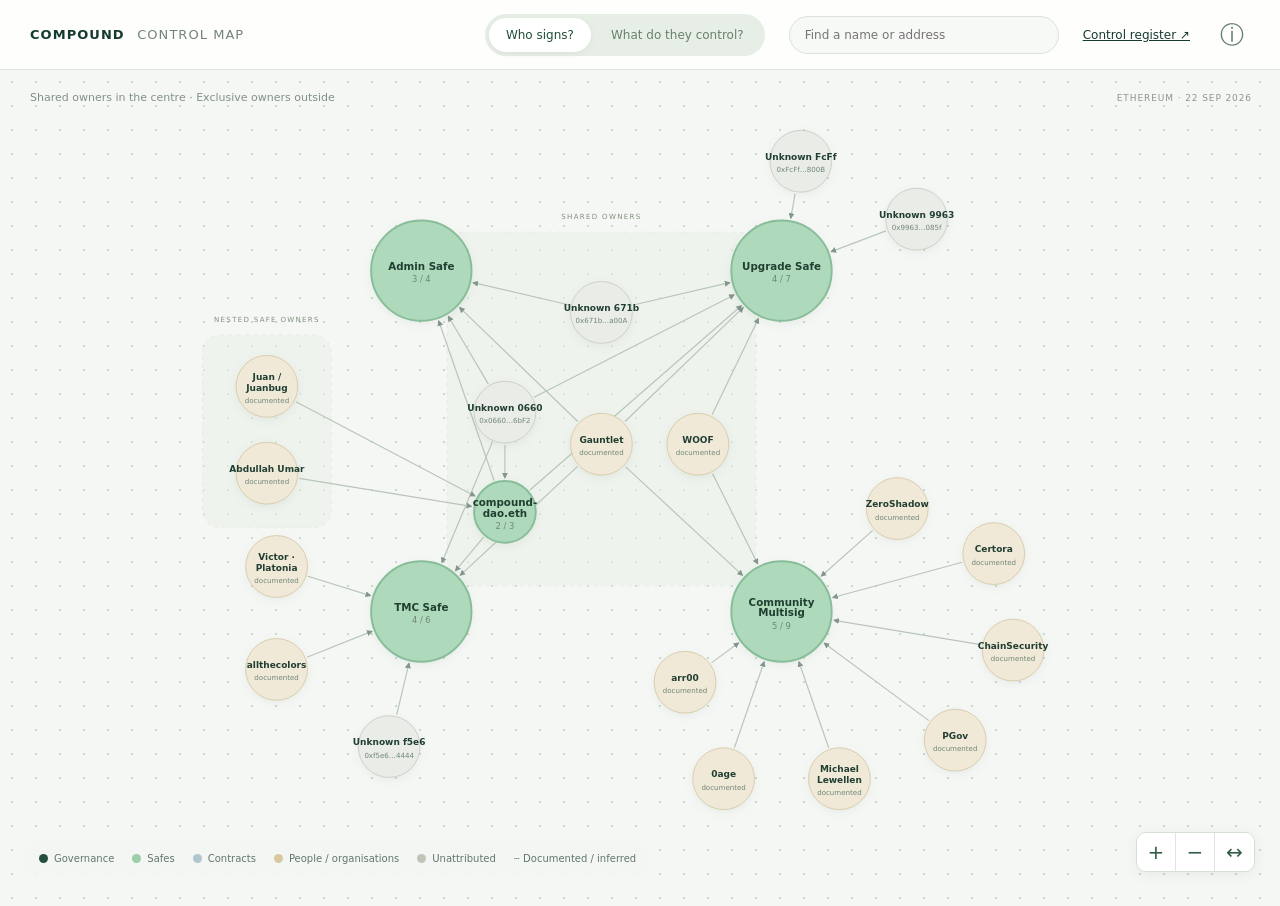
<file: index.html>
<!doctype html><html lang="en"><head><meta charset="utf-8"><meta name="viewport" content="width=device-width,initial-scale=1"><title>Compound — Control Map</title><link rel="stylesheet" href="style.css?v=4"><script src="data.js?v=4" defer></script><script src="app.js?v=4" defer></script></head><body><header><a class="brand" href="./">COMPOUND <span>CONTROL MAP</span></a><nav class="views" aria-label="Map view"><button id="signers" aria-pressed="true">Who signs?</button><button id="control" aria-pressed="false">What do they control?</button></nav><div class="search"><input id="search" type="search" placeholder="Find a name or address" aria-label="Find a name or address"><div id="results" hidden></div></div><a href="controls.html" style="color:inherit;font-size:12px;white-space:nowrap">Control register ↗</a><button id="about" aria-label="About this map">ⓘ</button></header><main><svg id="map" aria-label="Interactive bubble map of Compound control connections"><defs><marker id="arrow" viewBox="0 0 10 10" refX="8" refY="5" markerWidth="5" markerHeight="5" orient="auto"><path d="M0 0L10 5L0 10" fill="#84978e"/></marker></defs><g id="scene"><g id="zones"></g><g id="edges"></g><g id="bubbles"></g><g id="edge-labels"></g></g></svg><aside id="detail" hidden aria-live="polite"></aside><div class="legend"><span><i class="governance"></i>Governance</span><span><i class="safe"></i>Safes</span><span><i class="contract"></i>Contracts</span><span><i class="person"></i>People / organisations</span><span><i class="unknown"></i>Unattributed</span><span>┄ Documented / inferred</span></div><div class="zoom"><button id="plus" aria-label="Zoom in">+</button><button id="minus" aria-label="Zoom out">−</button><button id="fit" aria-label="Fit all bubbles">↔</button></div><div class="hint"><span id="view-hint">Shared owners in the centre · Exclusive owners outside</span></div><div class="stamp">ETHEREUM · 22 SEP 2026</div></main></body></html>
</file>
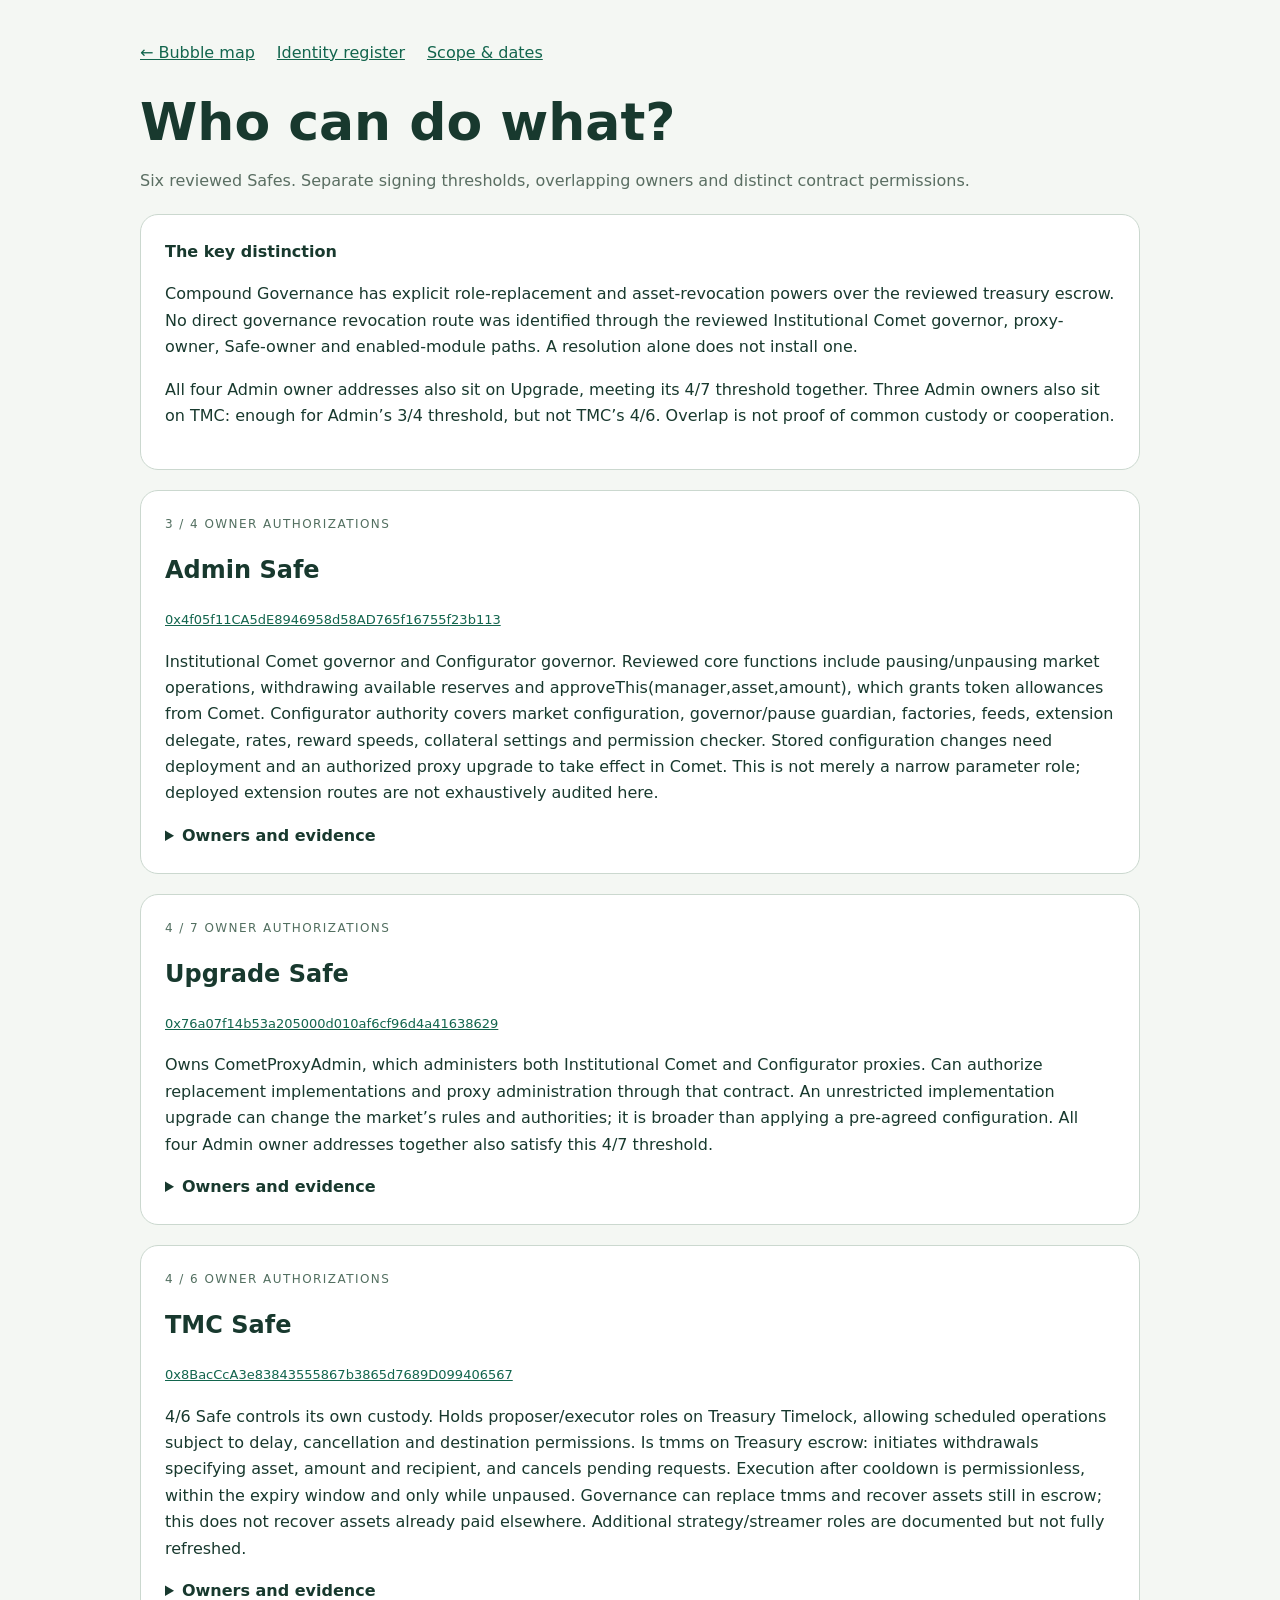
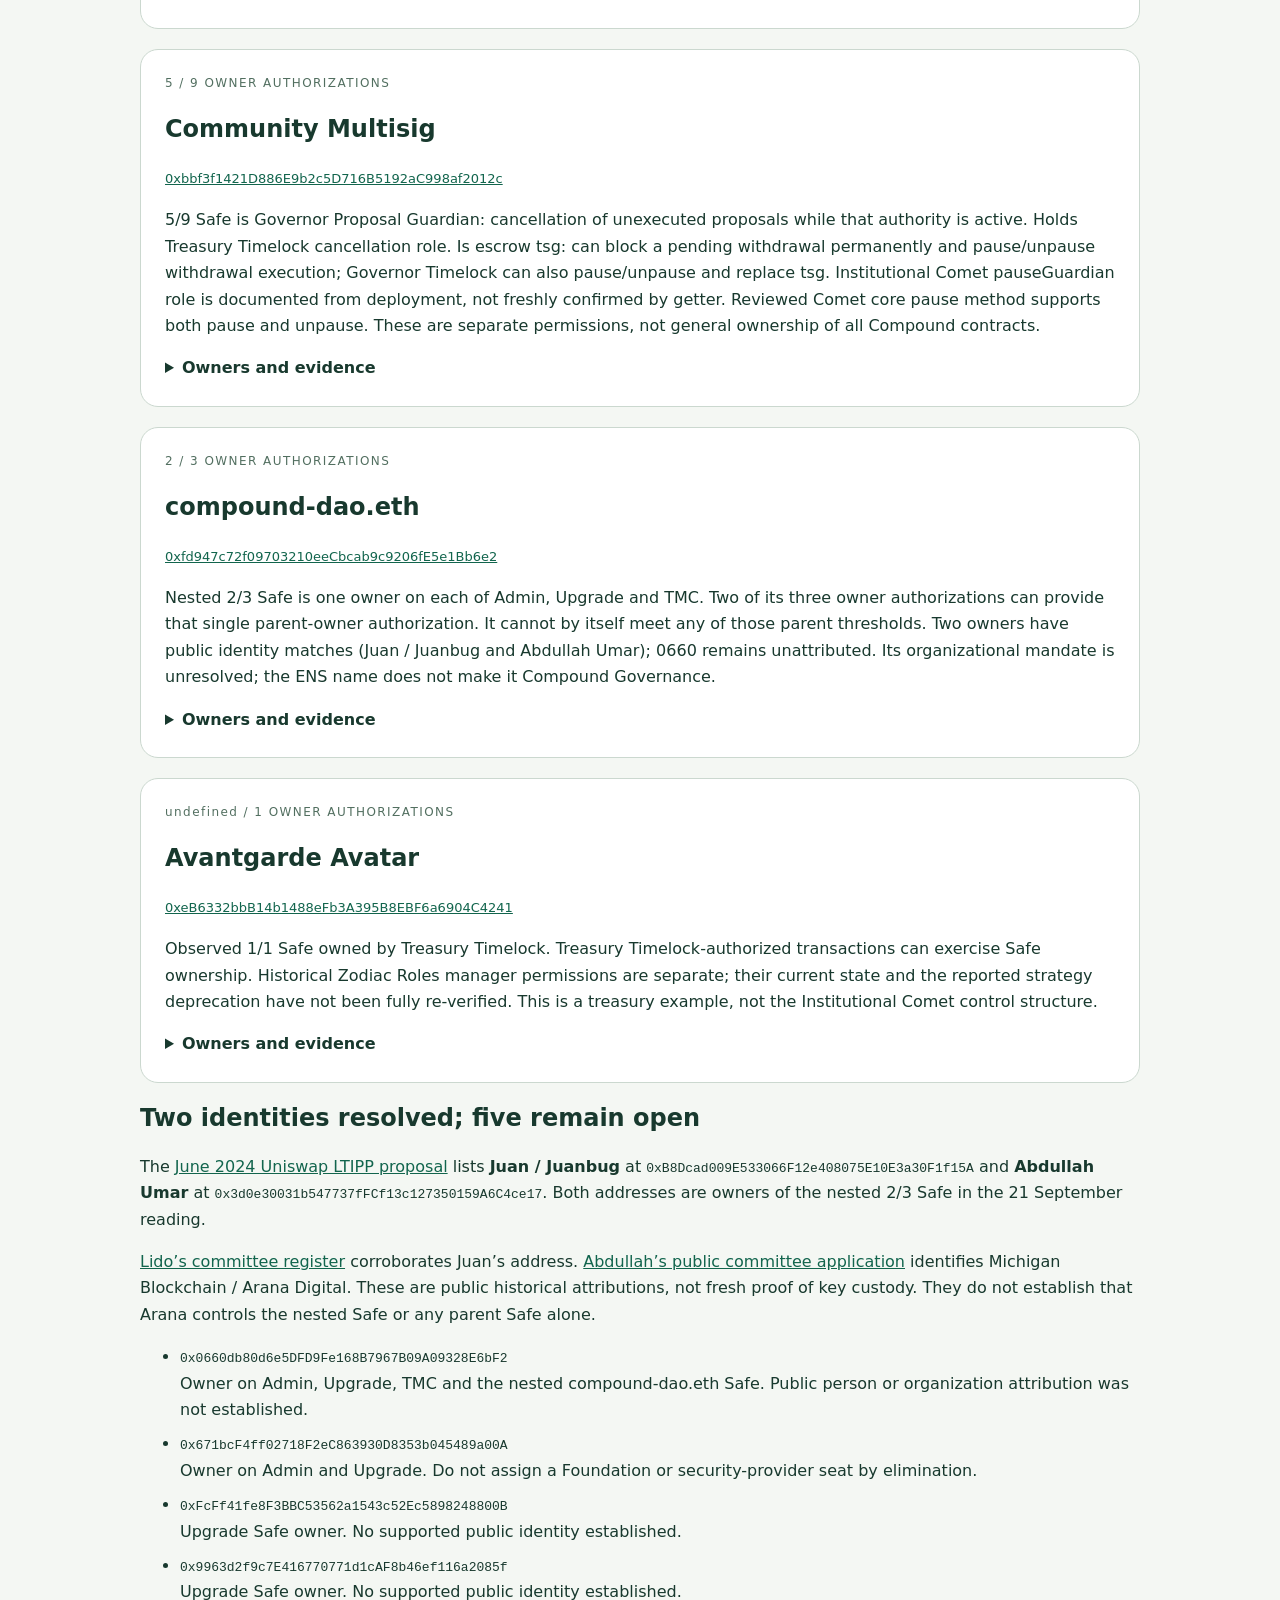
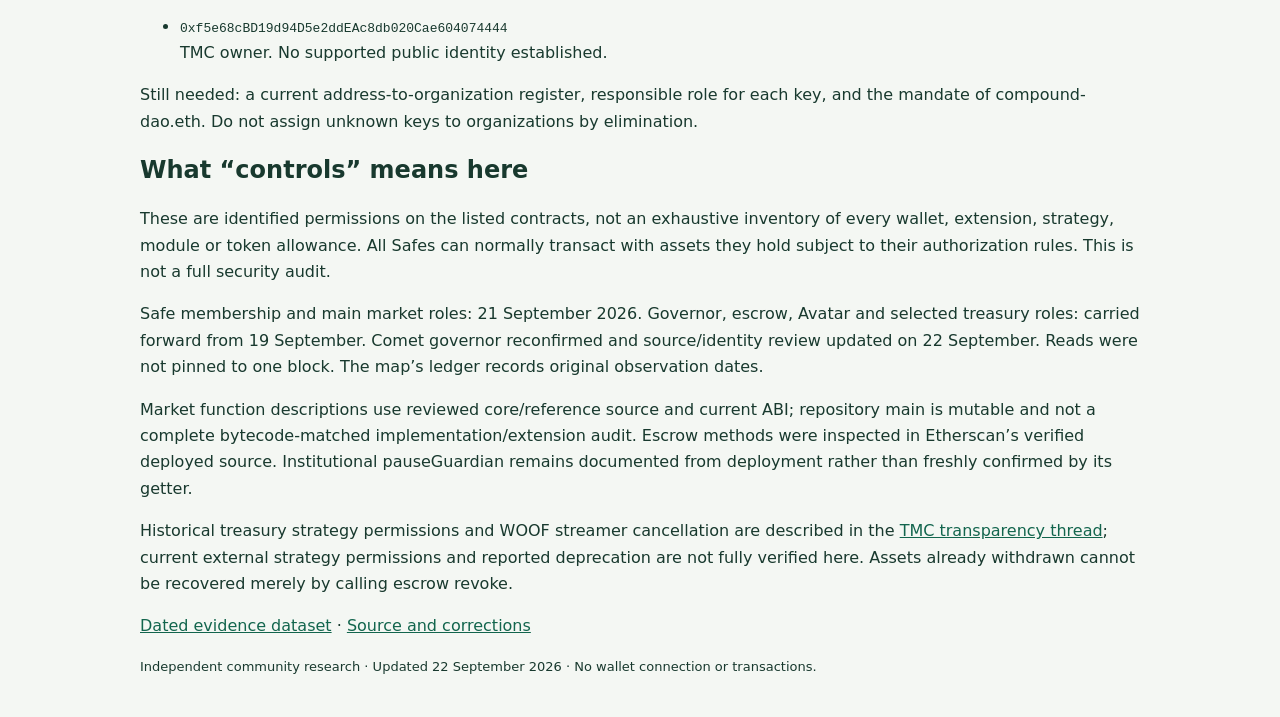
<file: controls.html>
<!doctype html><html lang="en"><meta charset="utf-8"><meta name="viewport" content="width=device-width,initial-scale=1"><title>Compound — Control register</title><style>body{margin:0;background:#f4f7f3;color:#18392e;font:16px/1.65 system-ui}main{max-width:1000px;margin:auto;padding:40px 24px}a{color:#12654d}h1{font-size:clamp(32px,5vw,52px);line-height:1.1;margin:28px 0 12px}h2{line-height:1.3}article,.note{background:white;border:1px solid #cbd8cf;border-radius:18px;padding:24px;margin:20px 0}.kicker{font-size:12px;letter-spacing:.12em;color:#526f60}.address,code{font-size:13px;overflow-wrap:anywhere}summary{cursor:pointer;font-weight:650}li{margin:8px 0}.muted{color:#5a6e62}nav{display:flex;gap:22px;flex-wrap:wrap}footer{font-size:13px}</style><main><nav><a href="./?v=4">← Bubble map</a><a href="#identities">Identity register</a><a href="#limits">Scope & dates</a></nav><h1>Who can do what?</h1><p class="muted">Six reviewed Safes. Separate signing thresholds, overlapping owners and distinct contract permissions.</p><div class="note"><strong>The key distinction</strong><p>Compound Governance has explicit role-replacement and asset-revocation powers over the reviewed treasury escrow. No direct governance revocation route was identified through the reviewed Institutional Comet governor, proxy-owner, Safe-owner and enabled-module paths. A resolution alone does not install one.</p><p>All four Admin owner addresses also sit on Upgrade, meeting its 4/7 threshold together. Three Admin owners also sit on TMC: enough for Admin’s 3/4 threshold, but not TMC’s 4/6. Overlap is not proof of common custody or cooperation.</p></div><article id="admin"><div class="kicker">3 / 4 OWNER AUTHORIZATIONS</div><h2>Admin Safe</h2><a class="address" href="https://etherscan.io/address/0x4f05f11CA5dE8946958d58AD765f16755f23b113">0x4f05f11CA5dE8946958d58AD765f16755f23b113</a><p>Institutional Comet governor and Configurator governor. Reviewed core functions include pausing/unpausing market operations, withdrawing available reserves and approveThis(manager,asset,amount), which grants token allowances from Comet. Configurator authority covers market configuration, governor/pause guardian, factories, feeds, extension delegate, rates, reward speeds, collateral settings and permission checker. Stored configuration changes need deployment and an authorized proxy upgrade to take effect in Comet. This is not merely a narrow parameter role; deployed extension routes are not exhaustively audited here.</p><details><summary>Owners and evidence</summary><ul><li>compound-dao.eth — <code>0xfd947c72f09703210eeCbcab9c9206fE5e1Bb6e2</code></li><li>Gauntlet — <code>0xFC63ef192E26E428f349057544a8786453C94f84</code></li><li>Unattributed · 0660 — <code>0x0660db80d6e5DFD9Fe168B7967B09A09328E6bF2</code></li><li>Unattributed · 671b — <code>0x671bcF4ff02718F2eC863930D8353b045489a00A</code></li></ul><p><a href="https://etherscan.io/address/0x4f05f11CA5dE8946958d58AD765f16755f23b113#readProxyContract">Admin Safe · contract state</a></p><p><a href="https://etherscan.io/address/0x207158a267CBD2598BB3d611D8CBdEE2709F2F8C#readProxyContract">Institutional Comet · contract state</a></p><p><a href="https://etherscan.io/address/0xd61c0169e931381fb3cC4B40316805333808c1Fa#readProxyContract">Configurator · contract state</a></p><p><a href="https://github.com/Compound-Foundation/comet/blob/main/contracts/CometWithExtendedAssetList.sol">Comet core · reference source</a></p><p><a href="https://github.com/Compound-Foundation/comet/blob/main/contracts/Configurator.sol">Configurator · reference source</a></p></details></article><article id="upgrade"><div class="kicker">4 / 7 OWNER AUTHORIZATIONS</div><h2>Upgrade Safe</h2><a class="address" href="https://etherscan.io/address/0x76a07f14b53a205000d010af6cf96d4a41638629">0x76a07f14b53a205000d010af6cf96d4a41638629</a><p>Owns CometProxyAdmin, which administers both Institutional Comet and Configurator proxies. Can authorize replacement implementations and proxy administration through that contract. An unrestricted implementation upgrade can change the market’s rules and authorities; it is broader than applying a pre-agreed configuration. All four Admin owner addresses together also satisfy this 4/7 threshold.</p><details><summary>Owners and evidence</summary><ul><li>WOOF — <code>0xd2A79F263eC55DBC7B724eCc20FC7448D4795a0C</code></li><li>Unattributed · 671b — <code>0x671bcF4ff02718F2eC863930D8353b045489a00A</code></li><li>Unattributed · FcFf — <code>0xFcFf41fe8F3BBC53562a1543c52Ec5898248800B</code></li><li>Gauntlet — <code>0xFC63ef192E26E428f349057544a8786453C94f84</code></li><li>compound-dao.eth — <code>0xfd947c72f09703210eeCbcab9c9206fE5e1Bb6e2</code></li><li>Unattributed · 0660 — <code>0x0660db80d6e5DFD9Fe168B7967B09A09328E6bF2</code></li><li>Unattributed · 9963 — <code>0x9963d2f9c7E416770771d1cAF8b46ef116a2085f</code></li></ul><p><a href="https://etherscan.io/address/0x76a07f14b53a205000d010af6cf96d4a41638629#readProxyContract">Upgrade Safe · contract state</a></p><p><a href="https://etherscan.io/address/0x362739f84fFE4e5F06395301617A90F62eE1f4cf#readContract">CometProxyAdmin · contract state</a></p></details></article><article id="tmc"><div class="kicker">4 / 6 OWNER AUTHORIZATIONS</div><h2>TMC Safe</h2><a class="address" href="https://etherscan.io/address/0x8BacCcA3e83843555867b3865d7689D099406567">0x8BacCcA3e83843555867b3865d7689D099406567</a><p>4/6 Safe controls its own custody. Holds proposer/executor roles on Treasury Timelock, allowing scheduled operations subject to delay, cancellation and destination permissions. Is tmms on Treasury escrow: initiates withdrawals specifying asset, amount and recipient, and cancels pending requests. Execution after cooldown is permissionless, within the expiry window and only while unpaused. Governance can replace tmms and recover assets still in escrow; this does not recover assets already paid elsewhere. Additional strategy/streamer roles are documented but not fully refreshed.</p><details><summary>Owners and evidence</summary><ul><li>Victor · Platonia — <code>0xaA9D81Ae677baf7fb47A1B1B89661f45CD81Fb2e</code></li><li>compound-dao.eth — <code>0xfd947c72f09703210eeCbcab9c9206fE5e1Bb6e2</code></li><li>allthecolors — <code>0x66cD62c6F8A4BB0Cd8720488BCBd1A6221B765F9</code></li><li>Unattributed · f5e6 — <code>0xf5e68cBD19d94D5e2ddEAc8db020Cae604074444</code></li><li>Gauntlet — <code>0xFC63ef192E26E428f349057544a8786453C94f84</code></li><li>Unattributed · 0660 — <code>0x0660db80d6e5DFD9Fe168B7967B09A09328E6bF2</code></li></ul><p><a href="https://etherscan.io/address/0x8BacCcA3e83843555867b3865d7689D099406567#readProxyContract">TMC Safe · contract state</a></p><p><a href="https://etherscan.io/address/0xefeD08b791423C7D7937507Cf840E86a7ddC11c1#readContract">Treasury Timelock · contract state</a></p><p><a href="https://www.comp.xyz/t/tmc-transparency-thread/7917">TMC transparency · deployed architecture</a></p><p><a href="https://etherscan.io/address/0xDcB34b56842F853A69E86De5A0c22c49d97C130C#code">Treasury escrow · verified source</a></p></details></article><article id="community"><div class="kicker">5 / 9 OWNER AUTHORIZATIONS</div><h2>Community Multisig</h2><a class="address" href="https://etherscan.io/address/0xbbf3f1421D886E9b2c5D716B5192aC998af2012c">0xbbf3f1421D886E9b2c5D716B5192aC998af2012c</a><p>5/9 Safe is Governor Proposal Guardian: cancellation of unexecuted proposals while that authority is active. Holds Treasury Timelock cancellation role. Is escrow tsg: can block a pending withdrawal permanently and pause/unpause withdrawal execution; Governor Timelock can also pause/unpause and replace tsg. Institutional Comet pauseGuardian role is documented from deployment, not freshly confirmed by getter. Reviewed Comet core pause method supports both pause and unpause. These are separate permissions, not general ownership of all Compound contracts.</p><details><summary>Owners and evidence</summary><ul><li>ZeroShadow — <code>0x55bea483873291eB3ded185c9962676F107cB4D6</code></li><li>Certora — <code>0x4A3a60ee1007A477EDFccB7182ee7F4Ef876fa25</code></li><li>ChainSecurity — <code>0xa1bB2061FEbaF91738f104a19073C84589B92b53</code></li><li>WOOF — <code>0xd2A79F263eC55DBC7B724eCc20FC7448D4795a0C</code></li><li>PGov — <code>0x9A73D57BB1fB280C5672A13f655675De25F13b70</code></li><li>Michael Lewellen — <code>0x46B360011A84C5759680852ed90E6Db44E18F08c</code></li><li>Gauntlet — <code>0xFC63ef192E26E428f349057544a8786453C94f84</code></li><li>0age — <code>0x7e4A8391C728fEd9069B2962699AB416628B19Fa</code></li><li>arr00 — <code>0x2B384212EDc04Ae8bB41738D05BA20E33277bf33</code></li></ul><p><a href="https://etherscan.io/address/0xbbf3f1421D886E9b2c5D716B5192aC998af2012c#readProxyContract">Community Multisig · contract state</a></p><p><a href="https://etherscan.io/address/0x309a862bbC1A00e45506cB8A802D1ff10004c8C0#readProxyContract">Compound Governor · verified contract</a></p><p><a href="https://github.com/Compound-Foundation/comet/pull/18/files">Institutional deployment · code review</a></p><p><a href="https://etherscan.io/address/0xDcB34b56842F853A69E86De5A0c22c49d97C130C#code">Treasury escrow · verified source</a></p><p><a href="https://github.com/Compound-Foundation/comet/blob/main/contracts/CometWithExtendedAssetList.sol">Comet core · reference source</a></p></details></article><article id="fd947"><div class="kicker">2 / 3 OWNER AUTHORIZATIONS</div><h2>compound-dao.eth</h2><a class="address" href="https://etherscan.io/address/0xfd947c72f09703210eeCbcab9c9206fE5e1Bb6e2">0xfd947c72f09703210eeCbcab9c9206fE5e1Bb6e2</a><p>Nested 2/3 Safe is one owner on each of Admin, Upgrade and TMC. Two of its three owner authorizations can provide that single parent-owner authorization. It cannot by itself meet any of those parent thresholds. Two owners have public identity matches (Juan / Juanbug and Abdullah Umar); 0660 remains unattributed. Its organizational mandate is unresolved; the ENS name does not make it Compound Governance.</p><details><summary>Owners and evidence</summary><ul><li>Unattributed · 0660 — <code>0x0660db80d6e5DFD9Fe168B7967B09A09328E6bF2</code></li><li>Juan / Juanbug — <code>0xB8Dcad009E533066F12e408075E10E3a30F1f15A</code></li><li>Abdullah Umar — <code>0x3d0e30031b547737fFCf13c127350159A6C4ce17</code></li></ul><p><a href="https://etherscan.io/address/0xfd947c72f09703210eeCbcab9c9206fE5e1Bb6e2#readProxyContract">compound-dao.eth · nested Safe</a></p><p><a href="https://etherscan.io/address/0x4f05f11CA5dE8946958d58AD765f16755f23b113#readProxyContract">Admin Safe · contract state</a></p><p><a href="https://etherscan.io/address/0x76a07f14b53a205000d010af6cf96d4a41638629#readProxyContract">Upgrade Safe · contract state</a></p><p><a href="https://etherscan.io/address/0x8BacCcA3e83843555867b3865d7689D099406567#readProxyContract">TMC Safe · contract state</a></p></details></article><article id="avatar"><div class="kicker">undefined / 1 OWNER AUTHORIZATIONS</div><h2>Avantgarde Avatar</h2><a class="address" href="https://etherscan.io/address/0xeB6332bbB14b1488eFb3A395B8EBF6a6904C4241">0xeB6332bbB14b1488eFb3A395B8EBF6a6904C4241</a><p>Observed 1/1 Safe owned by Treasury Timelock. Treasury Timelock-authorized transactions can exercise Safe ownership. Historical Zodiac Roles manager permissions are separate; their current state and the reported strategy deprecation have not been fully re-verified. This is a treasury example, not the Institutional Comet control structure.</p><details><summary>Owners and evidence</summary><ul><li>Treasury Timelock (single owner)</li></ul><p><a href="https://etherscan.io/address/0xeB6332bbB14b1488eFb3A395B8EBF6a6904C4241#readProxyContract">Avantgarde Avatar Safe · contract state</a></p><p><a href="https://www.comp.xyz/t/a-treasury-growth-strategy-for-compound/6205/28">Avantgarde · governance-owned delegation proposal</a></p><p><a href="https://www.comp.xyz/t/tmc-transparency-thread/7917">TMC transparency · deployed architecture</a></p></details></article><section id="identities"><h2>Two identities resolved; five remain open</h2><p>The <a href="https://gov.uniswap.org/t/arbitrum-ltipp-incentive-matching/24066">June 2024 Uniswap LTIPP proposal</a> lists <strong>Juan / Juanbug</strong> at <code>0xB8Dcad009E533066F12e408075E10E3a30F1f15A</code> and <strong>Abdullah Umar</strong> at <code>0x3d0e30031b547737fFCf13c127350159A6C4ce17</code>. Both addresses are owners of the nested 2/3 Safe in the 21 September reading.</p><p><a href="https://docs.lido.fi/multisigs/committees/">Lido’s committee register</a> corroborates Juan’s address. <a href="https://gov.uniswap.org/t/uniswap-deployments-accountability-committee-next-steps-the-committee-application-thread/22475/5">Abdullah’s public committee application</a> identifies Michigan Blockchain / Arana Digital. These are public historical attributions, not fresh proof of key custody. They do not establish that Arana controls the nested Safe or any parent Safe alone.</p><ul><li><code>0x0660db80d6e5DFD9Fe168B7967B09A09328E6bF2</code><br>Owner on Admin, Upgrade, TMC and the nested compound-dao.eth Safe. Public person or organization attribution was not established.</li><li><code>0x671bcF4ff02718F2eC863930D8353b045489a00A</code><br>Owner on Admin and Upgrade. Do not assign a Foundation or security-provider seat by elimination.</li><li><code>0xFcFf41fe8F3BBC53562a1543c52Ec5898248800B</code><br>Upgrade Safe owner. No supported public identity established.</li><li><code>0x9963d2f9c7E416770771d1cAF8b46ef116a2085f</code><br>Upgrade Safe owner. No supported public identity established.</li><li><code>0xf5e68cBD19d94D5e2ddEAc8db020Cae604074444</code><br>TMC owner. No supported public identity established.</li></ul><p>Still needed: a current address-to-organization register, responsible role for each key, and the mandate of compound-dao.eth. Do not assign unknown keys to organizations by elimination.</p></section><section id="limits"><h2>What “controls” means here</h2><p>These are identified permissions on the listed contracts, not an exhaustive inventory of every wallet, extension, strategy, module or token allowance. All Safes can normally transact with assets they hold subject to their authorization rules. This is not a full security audit.</p><p>Safe membership and main market roles: 21 September 2026. Governor, escrow, Avatar and selected treasury roles: carried forward from 19 September. Comet governor reconfirmed and source/identity review updated on 22 September. Reads were not pinned to one block. The map’s ledger records original observation dates.</p><p>Market function descriptions use reviewed core/reference source and current ABI; repository main is mutable and not a complete bytecode-matched implementation/extension audit. Escrow methods were inspected in Etherscan’s verified deployed source. Institutional pauseGuardian remains documented from deployment rather than freshly confirmed by its getter.</p><p>Historical treasury strategy permissions and WOOF streamer cancellation are described in the <a href="https://www.comp.xyz/t/tmc-transparency-thread/7917">TMC transparency thread</a>; current external strategy permissions and reported deprecation are not fully verified here. Assets already withdrawn cannot be recovered merely by calling escrow revoke.</p><p><a href="data.json">Dated evidence dataset</a> · <a href="https://github.com/umersin61/compound-control-map">Source and corrections</a></p></section><footer>Independent community research · Updated 22 September 2026 · No wallet connection or transactions.</footer></main></html>
</file>
<file: style.css>
:root{font:14px/1.5 system-ui,-apple-system,Segoe UI,sans-serif;color:#173b30;background:#f5f7f4}*{box-sizing:border-box}body{margin:0;overflow:hidden}button,input{font:inherit}button{cursor:pointer}header{height:70px;display:flex;align-items:center;gap:24px;padding:0 30px;border-bottom:1px solid #dce4dc;background:#ffffffde;position:relative;z-index:5}.brand{font-size:13px;letter-spacing:.08em;font-weight:800;text-decoration:none;color:#163a2e;white-space:nowrap}.brand span{font-weight:400;margin-left:7px;color:#738579}.search{margin-left:auto;position:relative;width:270px}input{width:100%;border:1px solid #dbe3da;background:#f7f9f6;border-radius:22px;padding:9px 15px;outline:none;font-size:12px}input:focus{border-color:#339979}button:focus-visible,a:focus-visible,[tabindex]:focus-visible{outline:3px solid #3b9c79;outline-offset:4px}#about{border:0;background:transparent;font-size:24px;color:#607d6d}main{height:calc(100dvh - 70px);position:relative;background-image:radial-gradient(#cbd8cd 1px,transparent 1px);background-size:24px 24px}#map{width:100%;height:100%;touch-action:none;cursor:grab}#map:active{cursor:grabbing}.edge{stroke:#a6b7aa;stroke-width:1.45;fill:none;vector-effect:non-scaling-stroke;transition:opacity .15s}.edge.documented{stroke:#a2a4c3;stroke-dasharray:5 5}.edge.inferred{stroke:#c19159;stroke-dasharray:6 6}.edge-hit{stroke:transparent;stroke-width:14;fill:none;cursor:pointer;vector-effect:non-scaling-stroke}.edge.lit{stroke:#267d62;stroke-width:2.4}.edge.inferred.lit{stroke:#bb7f32}.faded{opacity:.09}.bubble{cursor:grab;transition:opacity .15s}.bubble:active{cursor:grabbing}.bubble circle{stroke-width:1.5;stroke:#bfcec3;fill:#fff;filter:drop-shadow(0 4px 7px #264a3010)}.bubble.governance circle{fill:#244f3d;stroke:#244f3d}.bubble.safe circle{fill:#bfe6ca;stroke:#87bd99}.bubble.contract circle{fill:#e0e9ed;stroke:#b5c9d2}.bubble.person circle,.bubble.organization circle{fill:#f0e9d8;stroke:#d9cbaa}.bubble.unknown circle{fill:#eaece7;stroke:#cbd0c6}.bubble text{pointer-events:none;text-anchor:middle;fill:#203f32;font-weight:600;font-size:14px}.bubble.governance text{fill:white}.bubble .sub{font-size:11px;font-weight:450;fill:#708777}.bubble.governance .sub{fill:#bcd9c6}.bubble.selected circle{stroke:#168767;stroke-width:4}.bubble:hover circle{stroke:#168767;stroke-width:3}.edge-label{font-size:12px;fill:#325e48;paint-order:stroke;stroke:#f5f7f4;stroke-width:5px;stroke-linejoin:round;text-anchor:middle;pointer-events:none}.legend{position:absolute;left:26px;bottom:25px;display:flex;gap:18px;align-items:center;flex-wrap:wrap;font-size:10px;color:#607769;max-width:75%;pointer-events:none;background:#f5f7f4e8;padding:9px 13px;border-radius:12px}.legend span{display:flex;align-items:center;gap:6px}.legend i{width:9px;height:9px;border-radius:50%;display:block}.legend .governance{background:#244f3d}.legend .safe{background:#9bcea9}.legend .contract{background:#afc6cf}.legend .person{background:#d9c8a0}.legend .unknown{background:#bdc5b7}.zoom{position:absolute;right:25px;bottom:28px;display:flex;border:1px solid #d5dfd4;border-radius:10px;background:#fff;box-shadow:0 3px 14px #163f3010;overflow:hidden}.zoom button{border:0;border-right:1px solid #e0e6de;background:white;width:39px;height:38px;font-size:20px;color:#345d48}.zoom button:last-child{border:0}.hint{position:absolute;left:30px;top:20px;color:#819087;font-size:11px;pointer-events:none}.stamp{position:absolute;right:28px;top:22px;font-size:9px;letter-spacing:.1em;color:#8a968c;pointer-events:none}#detail{position:absolute;right:25px;top:52px;width:310px;max-height:calc(100% - 135px);overflow:auto;background:#fffffff5;border:1px solid #d6e0d5;border-radius:15px;padding:22px;box-shadow:0 12px 45px #173c3018;z-index:3;backdrop-filter:blur(10px)}#detail h2{font-size:21px;line-height:1.3;margin:8px 20px 10px 0;font-weight:600}#detail p{font-size:12px;color:#657d6c}#detail .close{position:absolute;top:13px;right:13px;border:0;background:none;color:#6c8272;font-size:18px}#detail .tag{font-size:9px;font-weight:700;letter-spacing:.08em;color:#678b77}#detail .address{font:10px/1.6 ui-monospace,Consolas,monospace;word-break:break-all;display:block;color:#2c7d5b;text-decoration:none;margin:10px 0 15px}#detail .connection{display:block;width:100%;border:0;border-top:1px solid #edf0e9;text-align:left;padding:9px 0;background:none;color:#244d37;font-size:12px}#detail .connection small{display:block;font-size:10px;color:#859387;margin-top:2px}details{margin-top:16px;font-size:11px;color:#56755f}summary{cursor:pointer}details a{display:block;margin:9px 0;color:#327551;font-size:11px}#results{position:absolute;top:43px;background:white;border:1px solid #d6dfd3;border-radius:12px;box-shadow:0 8px 30px #193c3018;width:100%;max-height:330px;overflow:auto;padding:5px}#results button{display:block;width:100%;background:none;border:0;text-align:left;padding:9px 10px;font-size:12px;color:#2b553b}#results button:hover{background:#edf5e9;border-radius:6px}#results p{font-size:12px;margin:10px}a{color:#26744f}@media(max-width:650px){header{height:61px;padding:0 15px;gap:10px}.brand{font-size:11px;letter-spacing:.02em}.brand span{display:block;font-size:9px;margin:0}.search{width:185px}input{font-size:10px;padding:8px 11px}main{height:calc(100dvh - 61px)}.legend{left:10px;bottom:15px;gap:7px 12px;font-size:8px;max-width:68%;padding:8px}.legend i{width:7px;height:7px}.hint{font-size:9px;left:15px;top:15px}.stamp{display:none}.zoom{right:12px;bottom:24px}.zoom button{width:31px;height:33px}#detail{right:10px;top:40px;width:min(290px,90%);max-height:calc(100% - 120px)}}@media(prefers-reduced-motion:reduce){*{transition:none!important}}

.views{display:flex;gap:3px;background:#e7eee6;padding:4px;border-radius:24px;margin-left:auto}.views button{border:0;background:none;padding:8px 17px;border-radius:20px;font-size:12px;color:#688070;white-space:nowrap}.views button[aria-pressed=true]{background:white;color:#204f37;box-shadow:0 2px 6px #294a3010}.search{margin-left:0}.zone{fill:#eaf0e7;fill-opacity:.55;stroke:#dce5d8;stroke-dasharray:5 8}.zone-label{font-size:11px;letter-spacing:2px;text-anchor:middle;fill:#81917f}.edge{stroke-width:1.2;stroke:#b8c7b8}.bubble.safe circle{stroke-width:3;fill:#aed9ba}.bubble.safe text{font-size:16px}.bubble.safe .sub{font-size:13px}.faded{opacity:.055}@media(max-width:800px){header{flex-wrap:wrap;height:110px;gap:8px;padding:10px 15px}.brand{margin-right:auto}.views{order:3;width:100%;justify-content:center}.views button{flex:1}.search{width:160px}main{height:calc(100dvh - 110px)}}
</file>
